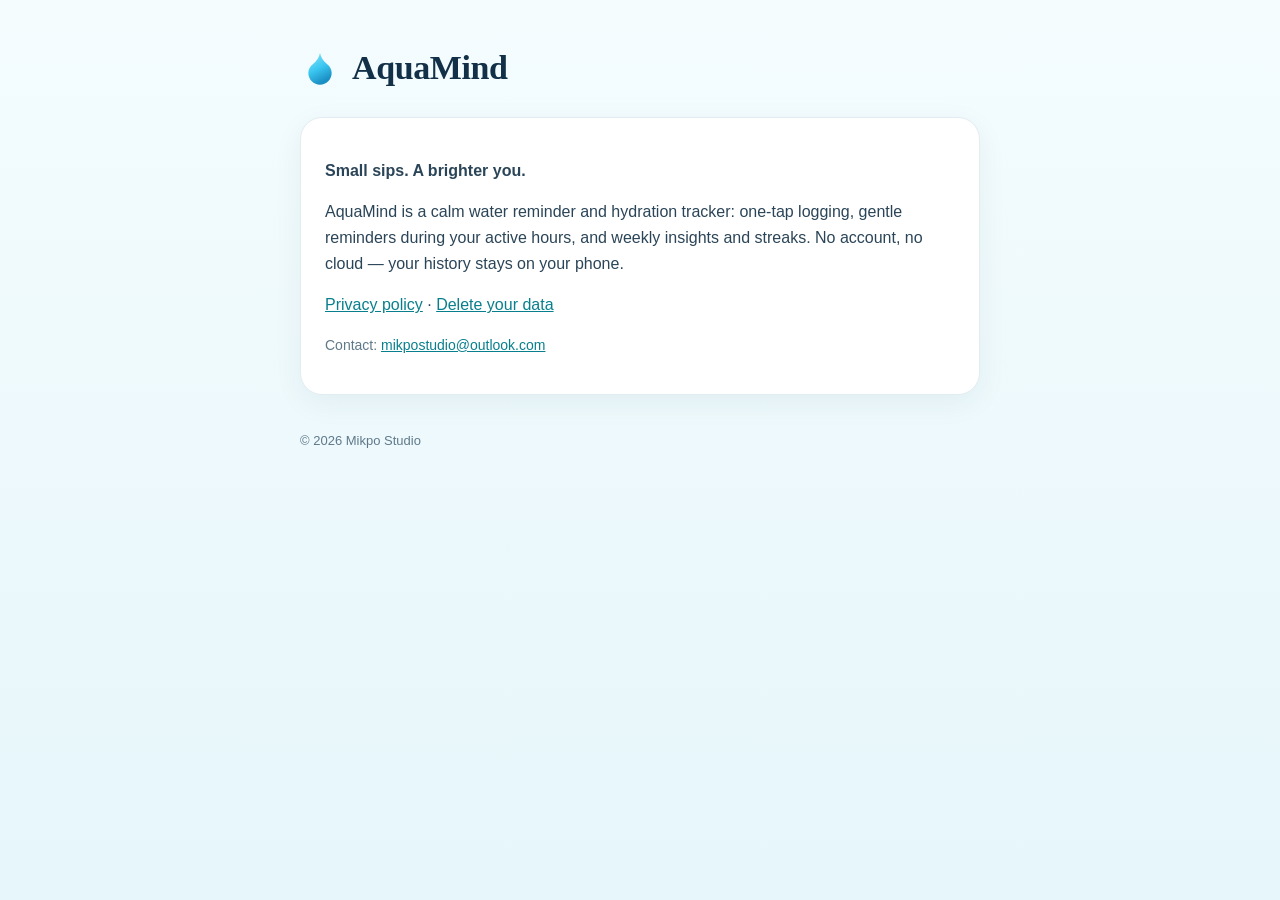
<file: index.html>
<!doctype html>
<html lang="en">
<head>
<meta charset="utf-8"><meta name="viewport" content="width=device-width, initial-scale=1">
<title>AquaMind — water reminder & hydration tracker</title>
<meta name="description" content="AquaMind: gentle water reminders, one-tap logging and streaks. No account needed.">
<link rel="stylesheet" href="/styles.css">
</head>
<body><main>
<header><svg viewBox="0 0 24 24" aria-hidden="true"><defs><linearGradient id="g" x1="0" y1="0" x2="0.4" y2="1"><stop offset="0" stop-color="#8FE3F6"/><stop offset="0.55" stop-color="#3CC8F2"/><stop offset="1" stop-color="#1A8FC4"/></linearGradient></defs><path fill="url(#g)" d="M12 22a7 7 0 0 0 7-7c0-2-1-3.9-3-5.5s-3.5-4-4-6.5c-.5 2.5-2 4.9-4 6.5C6 11.1 5 13 5 15a7 7 0 0 0 7 7z"/></svg><h1>AquaMind</h1></header>
<div class="card">
<p><strong>Small sips. A brighter you.</strong></p>
<p>AquaMind is a calm water reminder and hydration tracker: one-tap logging, gentle reminders during your active hours, and weekly insights and streaks. No account, no cloud — your history stays on your phone.</p>
<p><a href="/aquamind/privacy/">Privacy policy</a> · <a href="/aquamind/delete-data/">Delete your data</a></p>
<p class="muted">Contact: <a href="mailto:mikpostudio@outlook.com">mikpostudio@outlook.com</a></p>
</div>
<footer>© 2026 Mikpo Studio</footer>
</main></body></html>
</file>
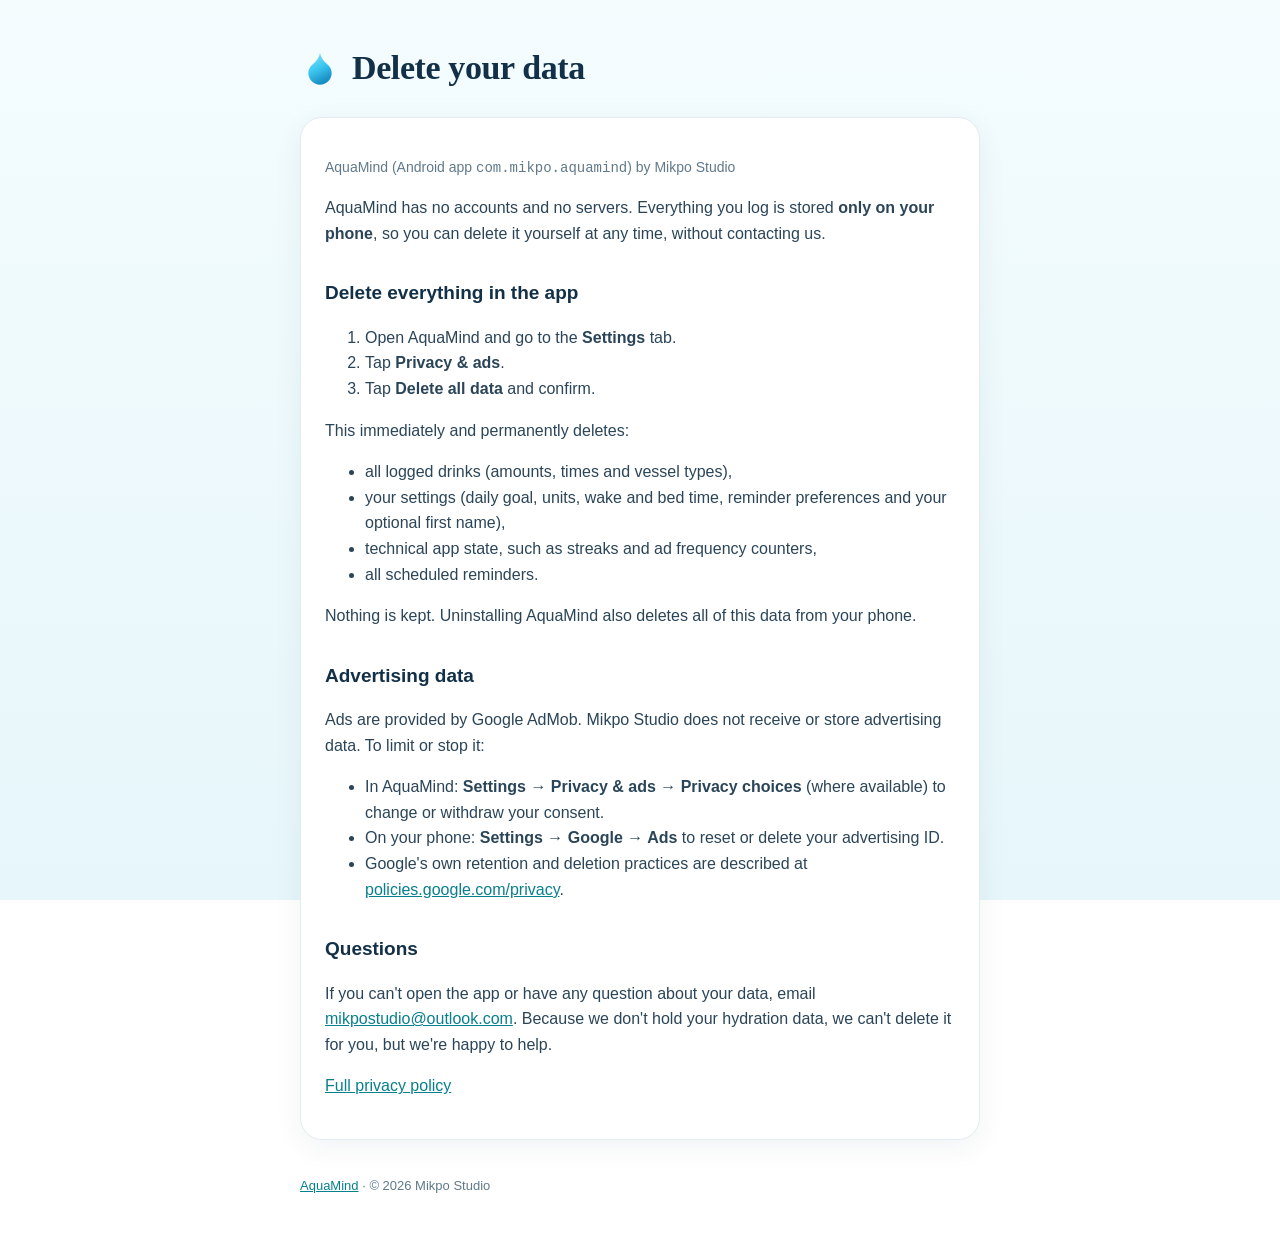
<file: aquamind/delete-data/index.html>
<!doctype html>
<html lang="en">
<head>
<meta charset="utf-8"><meta name="viewport" content="width=device-width, initial-scale=1">
<title>AquaMind — Delete your data</title>
<meta name="description" content="How to delete your AquaMind data. Hydration history is stored only on your device.">
<link rel="stylesheet" href="/styles.css">
</head>
<body><main>
<header><svg viewBox="0 0 24 24" aria-hidden="true"><defs><linearGradient id="g" x1="0" y1="0" x2="0.4" y2="1"><stop offset="0" stop-color="#8FE3F6"/><stop offset="0.55" stop-color="#3CC8F2"/><stop offset="1" stop-color="#1A8FC4"/></linearGradient></defs><path fill="url(#g)" d="M12 22a7 7 0 0 0 7-7c0-2-1-3.9-3-5.5s-3.5-4-4-6.5c-.5 2.5-2 4.9-4 6.5C6 11.1 5 13 5 15a7 7 0 0 0 7 7z"/></svg><h1>Delete your data</h1></header>
<div class="card">
<p class="muted">AquaMind (Android app <code>com.mikpo.aquamind</code>) by Mikpo Studio</p>

<p>AquaMind has no accounts and no servers. Everything you log is stored <strong>only on your phone</strong>, so you can delete it yourself at any time, without contacting us.</p>

<h2>Delete everything in the app</h2>
<ol>
<li>Open AquaMind and go to the <strong>Settings</strong> tab.</li>
<li>Tap <strong>Privacy &amp; ads</strong>.</li>
<li>Tap <strong>Delete all data</strong> and confirm.</li>
</ol>
<p>This immediately and permanently deletes:</p>
<ul>
<li>all logged drinks (amounts, times and vessel types),</li>
<li>your settings (daily goal, units, wake and bed time, reminder preferences and your optional first name),</li>
<li>technical app state, such as streaks and ad frequency counters,</li>
<li>all scheduled reminders.</li>
</ul>
<p>Nothing is kept. Uninstalling AquaMind also deletes all of this data from your phone.</p>

<h2>Advertising data</h2>
<p>Ads are provided by Google AdMob. Mikpo Studio does not receive or store advertising data. To limit or stop it:</p>
<ul>
<li>In AquaMind: <strong>Settings → Privacy &amp; ads → Privacy choices</strong> (where available) to change or withdraw your consent.</li>
<li>On your phone: <strong>Settings → Google → Ads</strong> to reset or delete your advertising ID.</li>
<li>Google's own retention and deletion practices are described at <a href="https://policies.google.com/privacy">policies.google.com/privacy</a>.</li>
</ul>

<h2>Questions</h2>
<p>If you can't open the app or have any question about your data, email <a href="mailto:mikpostudio@outlook.com">mikpostudio@outlook.com</a>. Because we don't hold your hydration data, we can't delete it for you, but we're happy to help.</p>

<p><a href="/aquamind/privacy/">Full privacy policy</a></p>
</div>
<footer><a href="/">AquaMind</a> · © 2026 Mikpo Studio</footer>
</main></body></html>
</file>
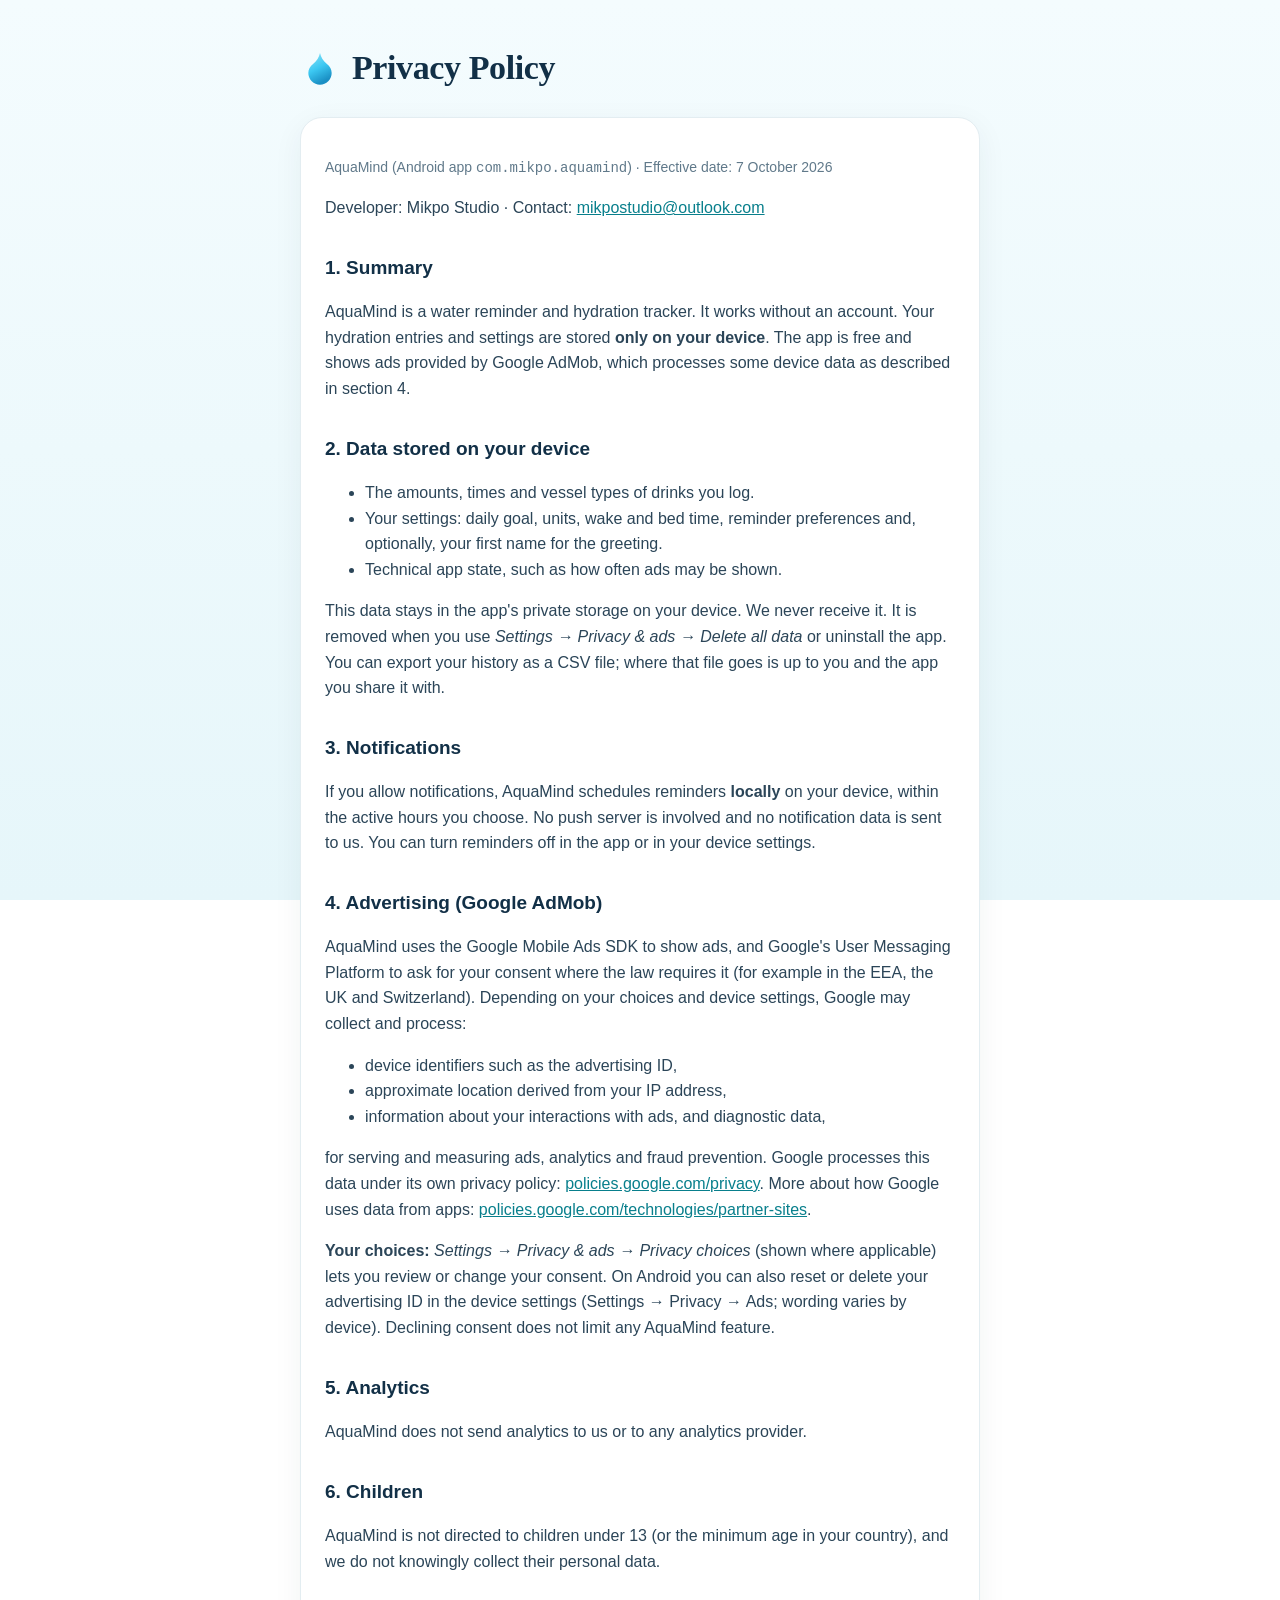
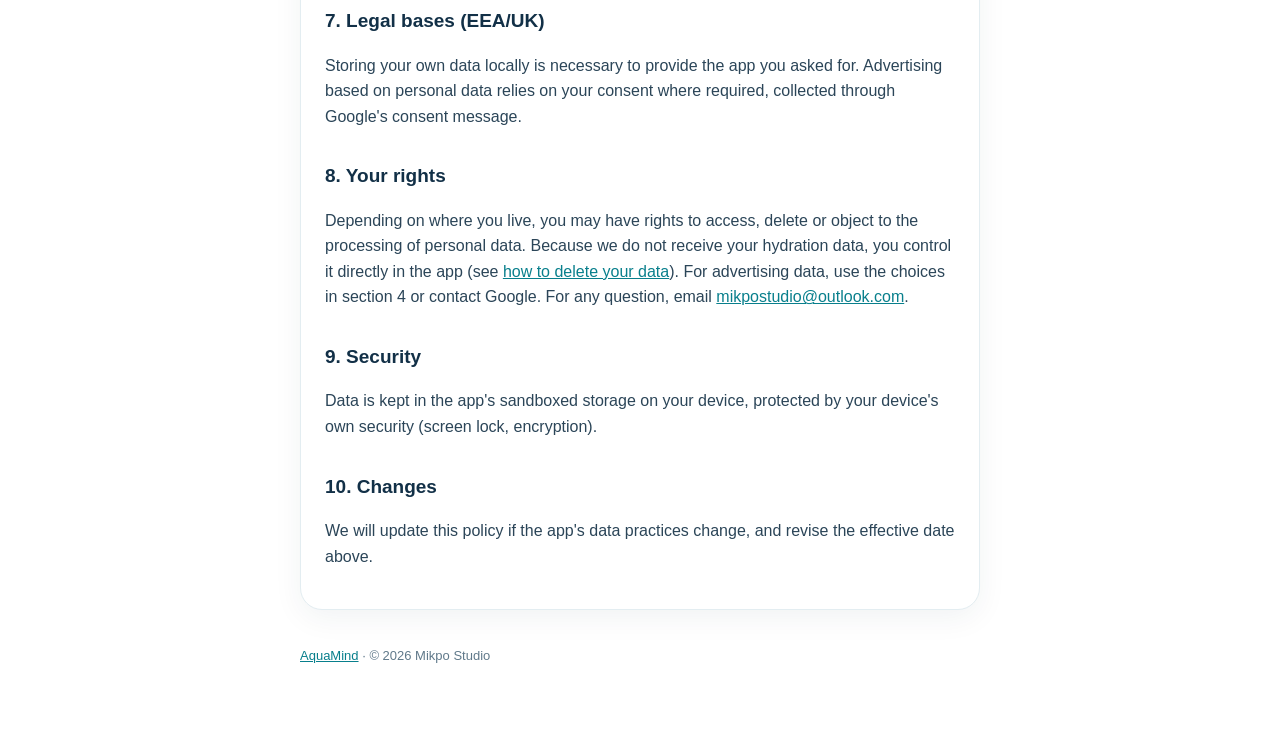
<file: aquamind/privacy/index.html>
<!doctype html>
<html lang="en">
<head>
<meta charset="utf-8"><meta name="viewport" content="width=device-width, initial-scale=1">
<title>AquaMind — Privacy Policy</title>
<meta name="description" content="How AquaMind handles your data: hydration history stays on your device; ads are provided by Google AdMob.">
<link rel="stylesheet" href="/styles.css">
</head>
<body><main>
<header><svg viewBox="0 0 24 24" aria-hidden="true"><defs><linearGradient id="g" x1="0" y1="0" x2="0.4" y2="1"><stop offset="0" stop-color="#8FE3F6"/><stop offset="0.55" stop-color="#3CC8F2"/><stop offset="1" stop-color="#1A8FC4"/></linearGradient></defs><path fill="url(#g)" d="M12 22a7 7 0 0 0 7-7c0-2-1-3.9-3-5.5s-3.5-4-4-6.5c-.5 2.5-2 4.9-4 6.5C6 11.1 5 13 5 15a7 7 0 0 0 7 7z"/></svg><h1>Privacy Policy</h1></header>
<div class="card">
<p class="muted">AquaMind (Android app <code>com.mikpo.aquamind</code>) · Effective date: 7 October 2026</p>
<p>Developer: Mikpo Studio · Contact: <a href="mailto:mikpostudio@outlook.com">mikpostudio@outlook.com</a></p>

<h2>1. Summary</h2>
<p>AquaMind is a water reminder and hydration tracker. It works without an account. Your hydration entries and settings are stored <strong>only on your device</strong>. The app is free and shows ads provided by Google AdMob, which processes some device data as described in section 4.</p>

<h2>2. Data stored on your device</h2>
<ul>
<li>The amounts, times and vessel types of drinks you log.</li>
<li>Your settings: daily goal, units, wake and bed time, reminder preferences and, optionally, your first name for the greeting.</li>
<li>Technical app state, such as how often ads may be shown.</li>
</ul>
<p>This data stays in the app's private storage on your device. We never receive it. It is removed when you use <em>Settings → Privacy &amp; ads → Delete all data</em> or uninstall the app. You can export your history as a CSV file; where that file goes is up to you and the app you share it with.</p>

<h2>3. Notifications</h2>
<p>If you allow notifications, AquaMind schedules reminders <strong>locally</strong> on your device, within the active hours you choose. No push server is involved and no notification data is sent to us. You can turn reminders off in the app or in your device settings.</p>

<h2>4. Advertising (Google AdMob)</h2>
<p>AquaMind uses the Google Mobile Ads SDK to show ads, and Google's User Messaging Platform to ask for your consent where the law requires it (for example in the EEA, the UK and Switzerland). Depending on your choices and device settings, Google may collect and process:</p>
<ul>
<li>device identifiers such as the advertising ID,</li>
<li>approximate location derived from your IP address,</li>
<li>information about your interactions with ads, and diagnostic data,</li>
</ul>
<p>for serving and measuring ads, analytics and fraud prevention. Google processes this data under its own privacy policy: <a href="https://policies.google.com/privacy">policies.google.com/privacy</a>. More about how Google uses data from apps: <a href="https://policies.google.com/technologies/partner-sites">policies.google.com/technologies/partner-sites</a>.</p>
<p><strong>Your choices:</strong> <em>Settings → Privacy &amp; ads → Privacy choices</em> (shown where applicable) lets you review or change your consent. On Android you can also reset or delete your advertising ID in the device settings (Settings → Privacy → Ads; wording varies by device). Declining consent does not limit any AquaMind feature.</p>

<h2>5. Analytics</h2>
<p>AquaMind does not send analytics to us or to any analytics provider.</p>

<h2>6. Children</h2>
<p>AquaMind is not directed to children under 13 (or the minimum age in your country), and we do not knowingly collect their personal data.</p>

<h2>7. Legal bases (EEA/UK)</h2>
<p>Storing your own data locally is necessary to provide the app you asked for. Advertising based on personal data relies on your consent where required, collected through Google's consent message.</p>

<h2>8. Your rights</h2>
<p>Depending on where you live, you may have rights to access, delete or object to the processing of personal data. Because we do not receive your hydration data, you control it directly in the app (see <a href="/aquamind/delete-data/">how to delete your data</a>). For advertising data, use the choices in section 4 or contact Google. For any question, email <a href="mailto:mikpostudio@outlook.com">mikpostudio@outlook.com</a>.</p>

<h2>9. Security</h2>
<p>Data is kept in the app's sandboxed storage on your device, protected by your device's own security (screen lock, encryption).</p>

<h2>10. Changes</h2>
<p>We will update this policy if the app's data practices change, and revise the effective date above.</p>
</div>
<footer><a href="/">AquaMind</a> · © 2026 Mikpo Studio</footer>
</main></body></html>
</file>
<file: styles.css>
:root { --navy:#123047; --muted:#60798A; --teal:#087F8C; --bg:#F8FBFC; --card:#FFFFFF; --border:#E3EDF1; }
* { box-sizing: border-box; }
body { margin:0; background:linear-gradient(180deg,#F4FCFE,#E6F6FA) fixed; color:var(--navy);
  font: 16px/1.6 -apple-system, BlinkMacSystemFont, "Segoe UI", Roboto, Helvetica, Arial, sans-serif; }
main { max-width: 720px; margin: 0 auto; padding: 48px 20px 64px; }
header { display:flex; align-items:center; gap:12px; margin-bottom:28px; }
header svg { width:40px; height:40px; }
h1 { font: 600 34px/1.2 Georgia, "Source Serif 4", serif; margin: 0; letter-spacing:-0.4px; }
h2 { font-size: 19px; margin: 32px 0 8px; }
p, li { color: #2B4558; }
.muted { color: var(--muted); font-size: 14px; }
.card { background:var(--card); border:1px solid var(--border); border-radius:22px; padding:24px; box-shadow:0 8px 30px rgba(18,48,71,.06); }
a { color: var(--teal); }
footer { margin-top: 36px; font-size: 13px; color: var(--muted); }
</file>
